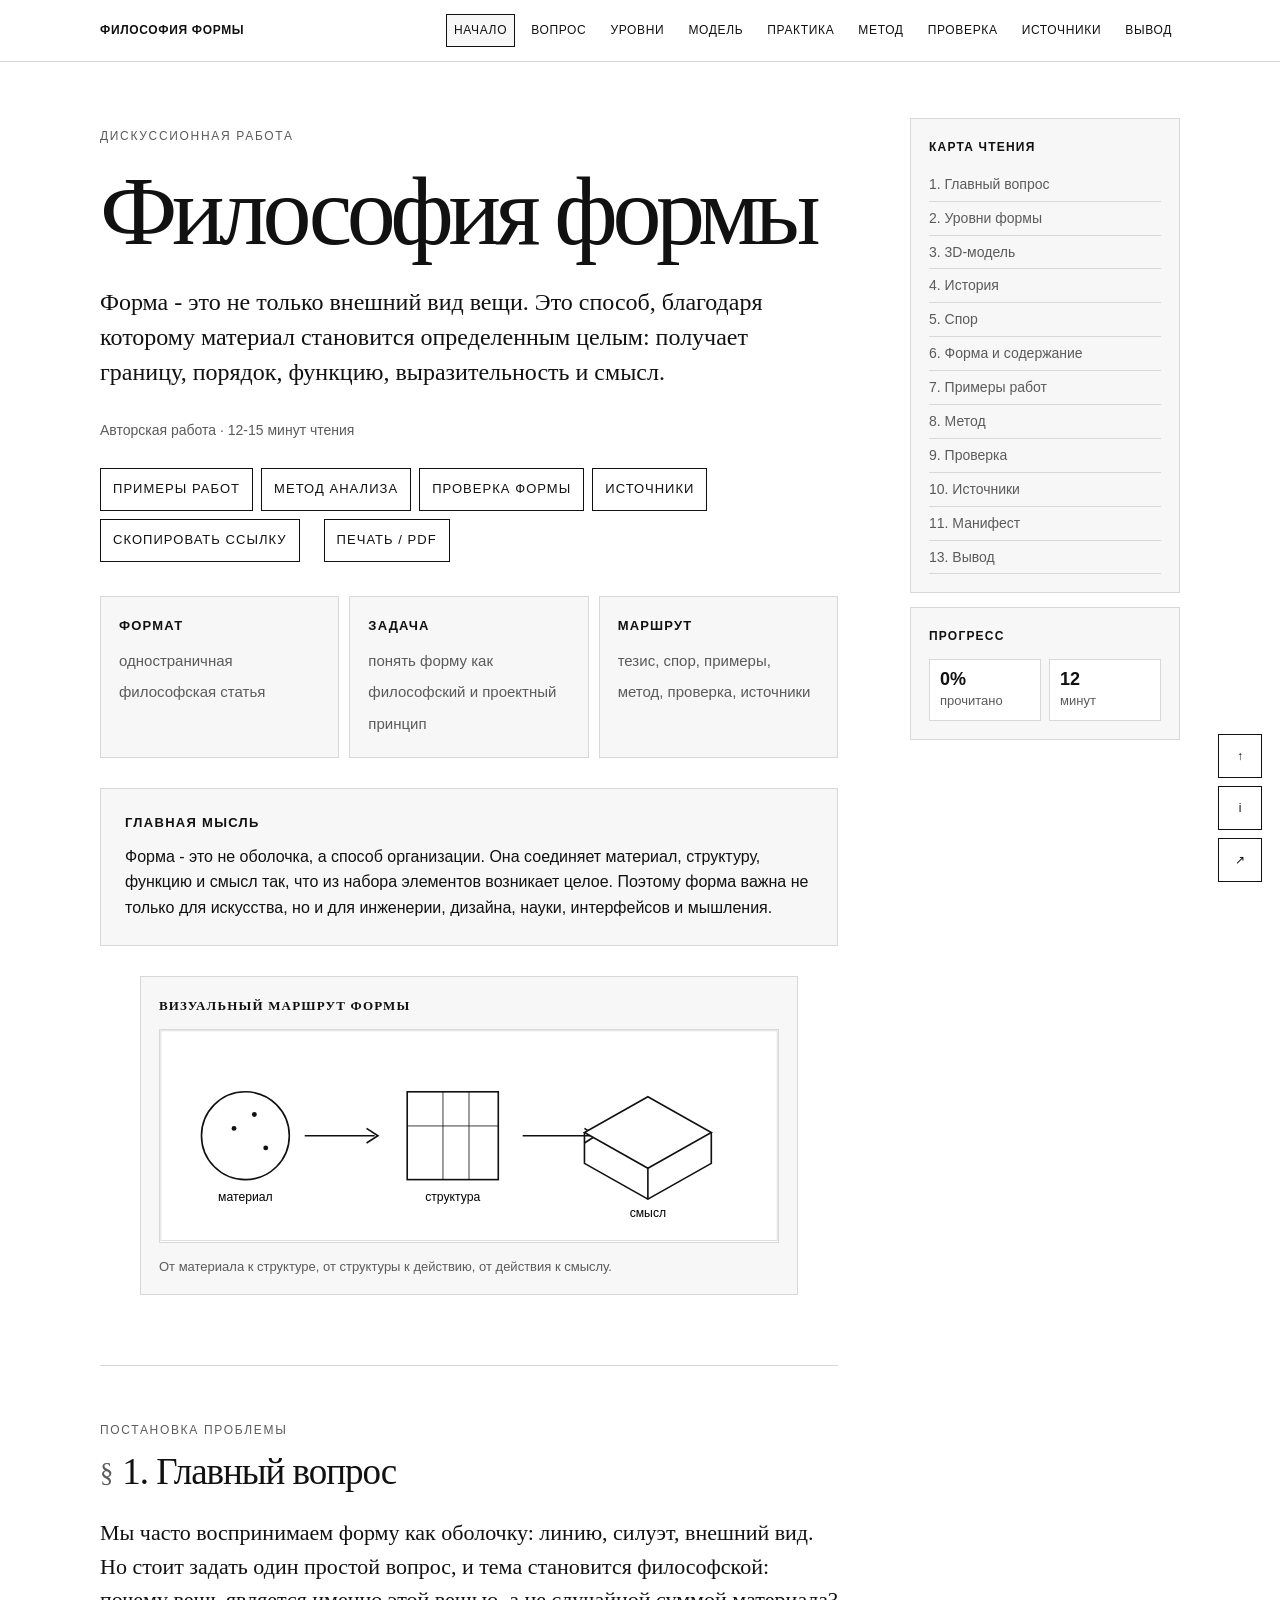
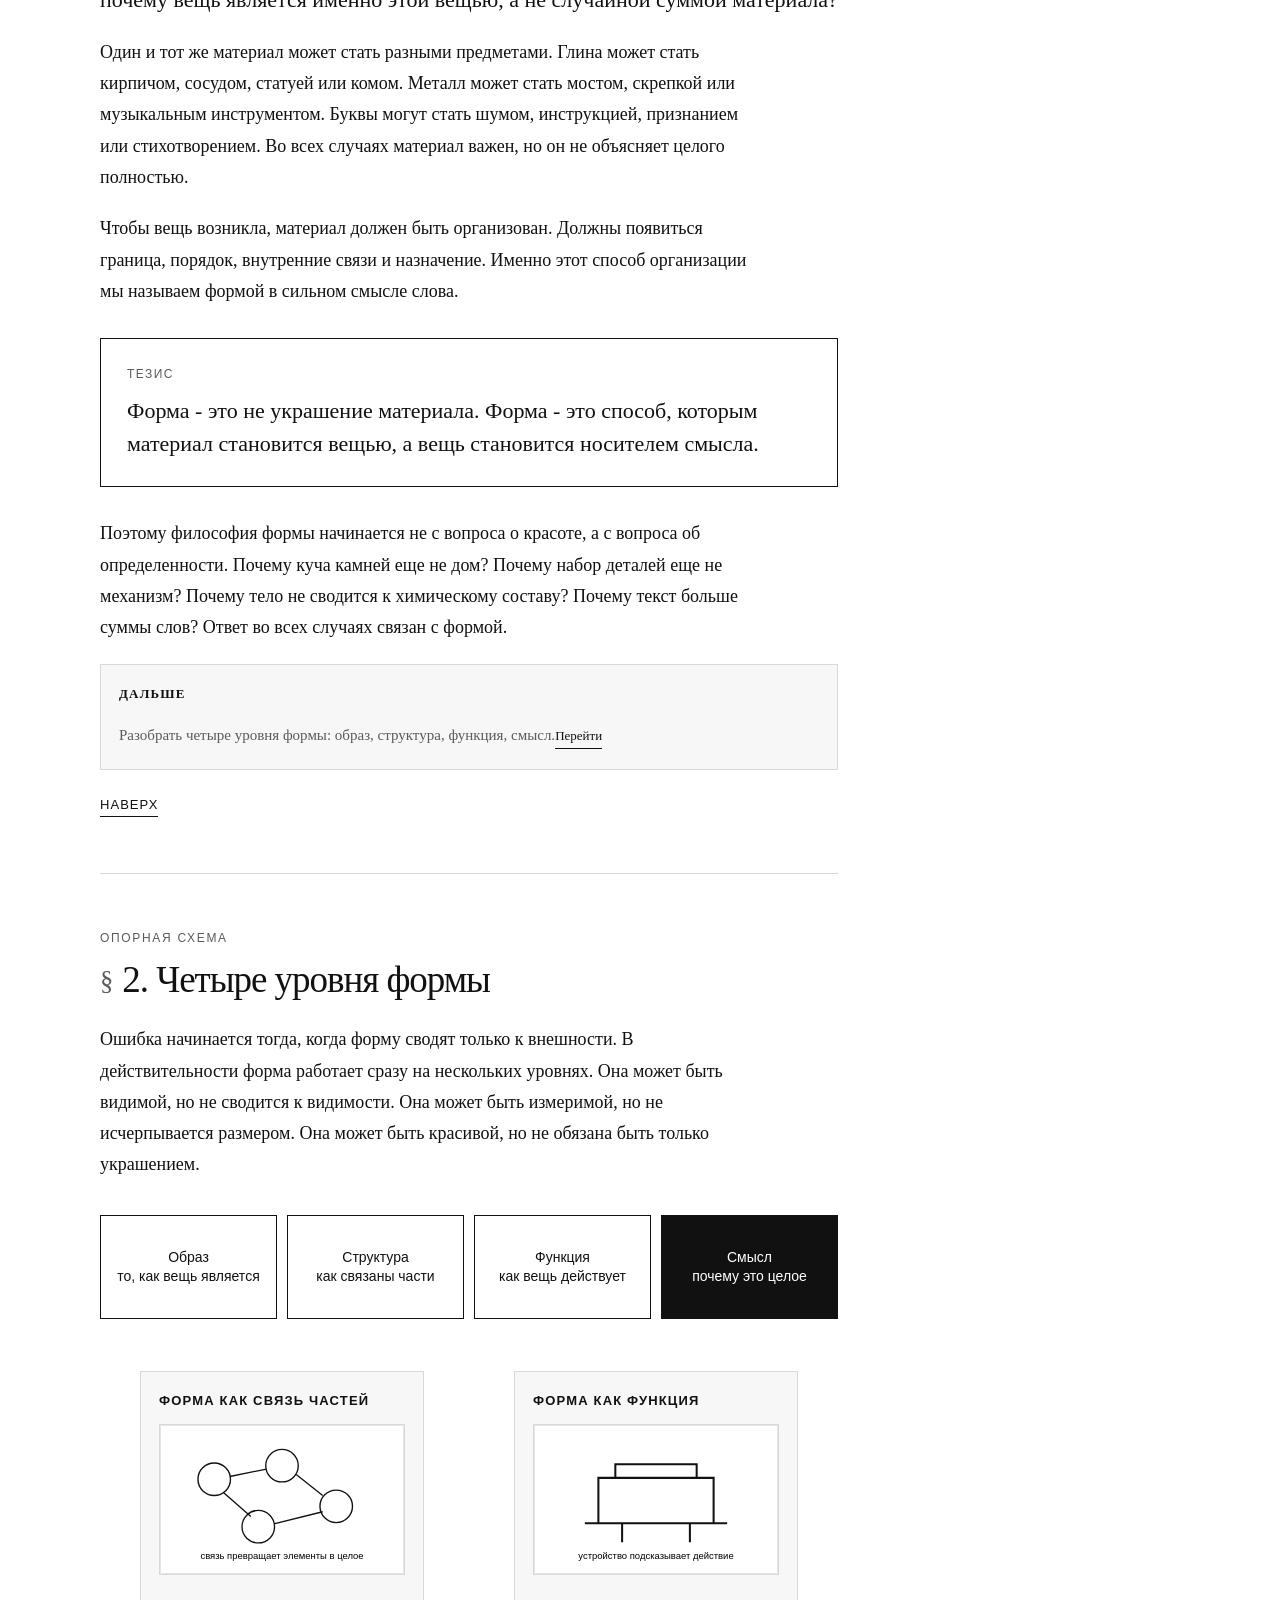
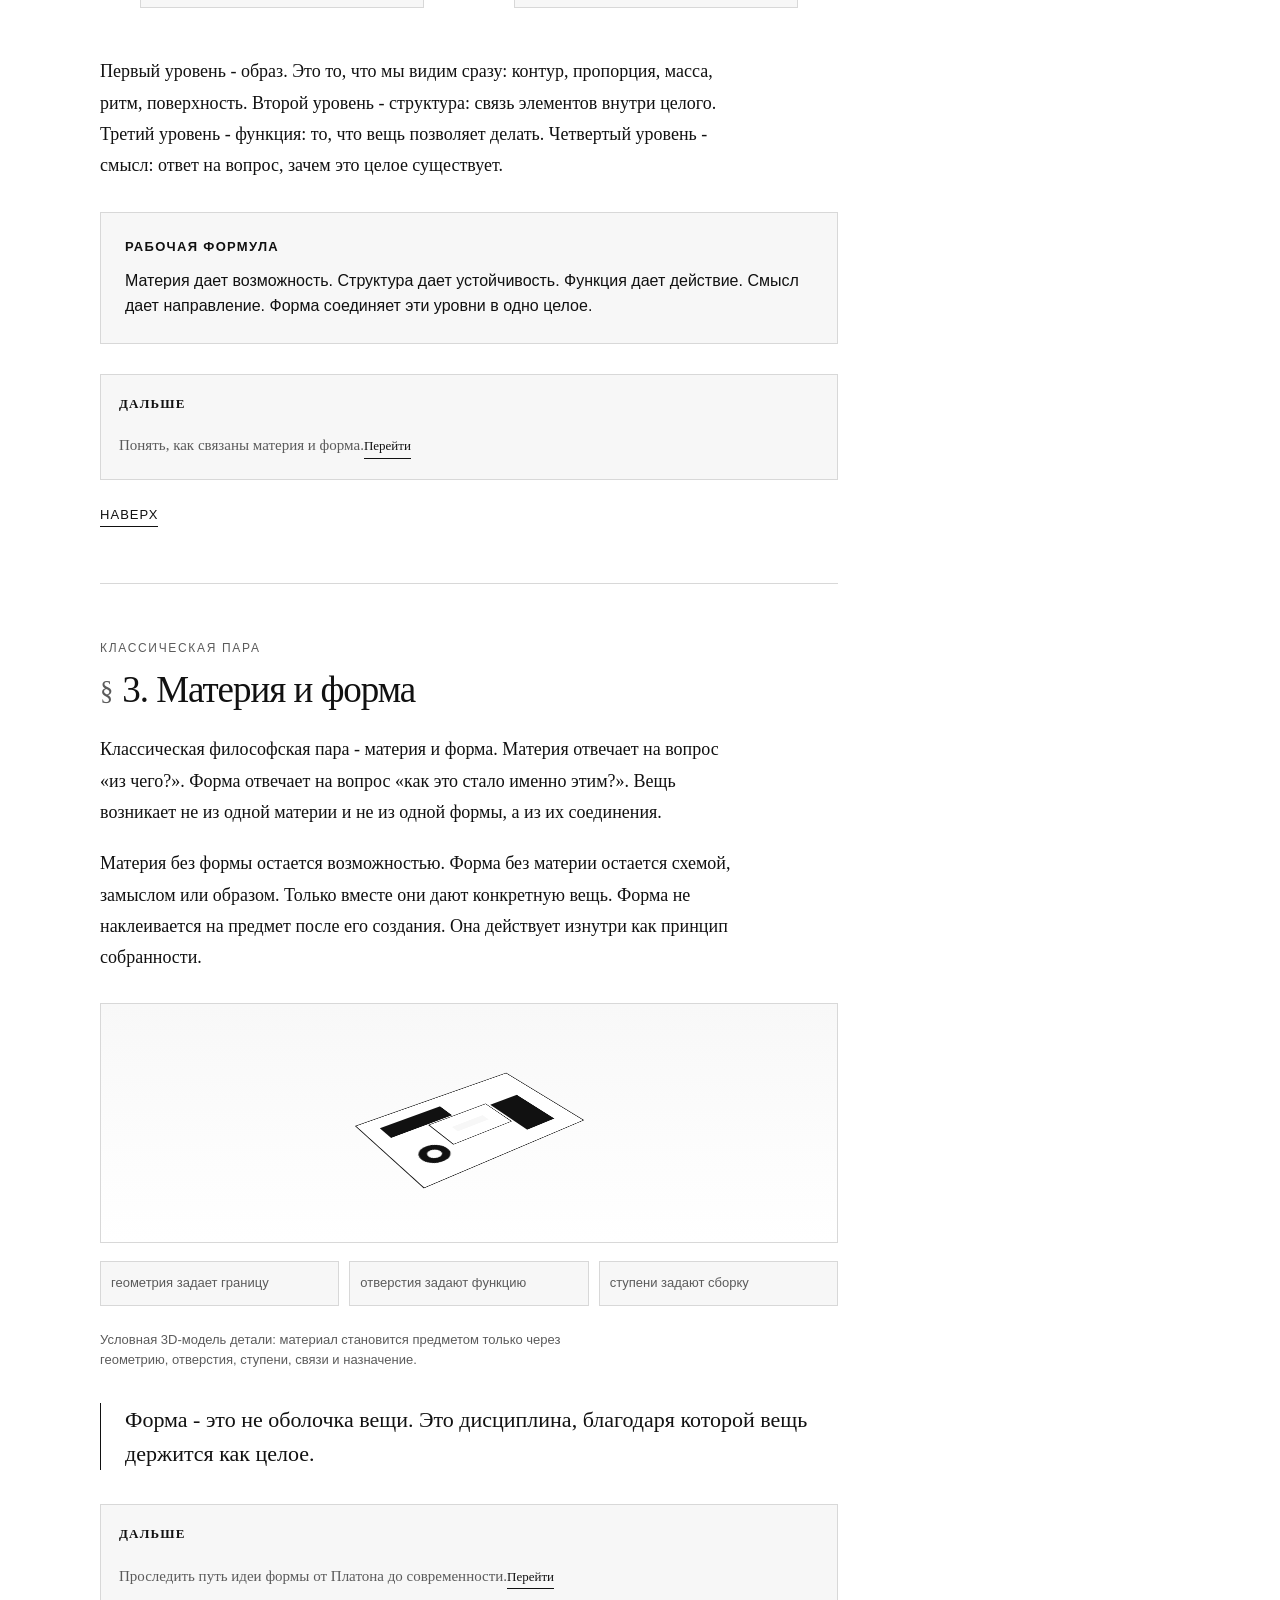
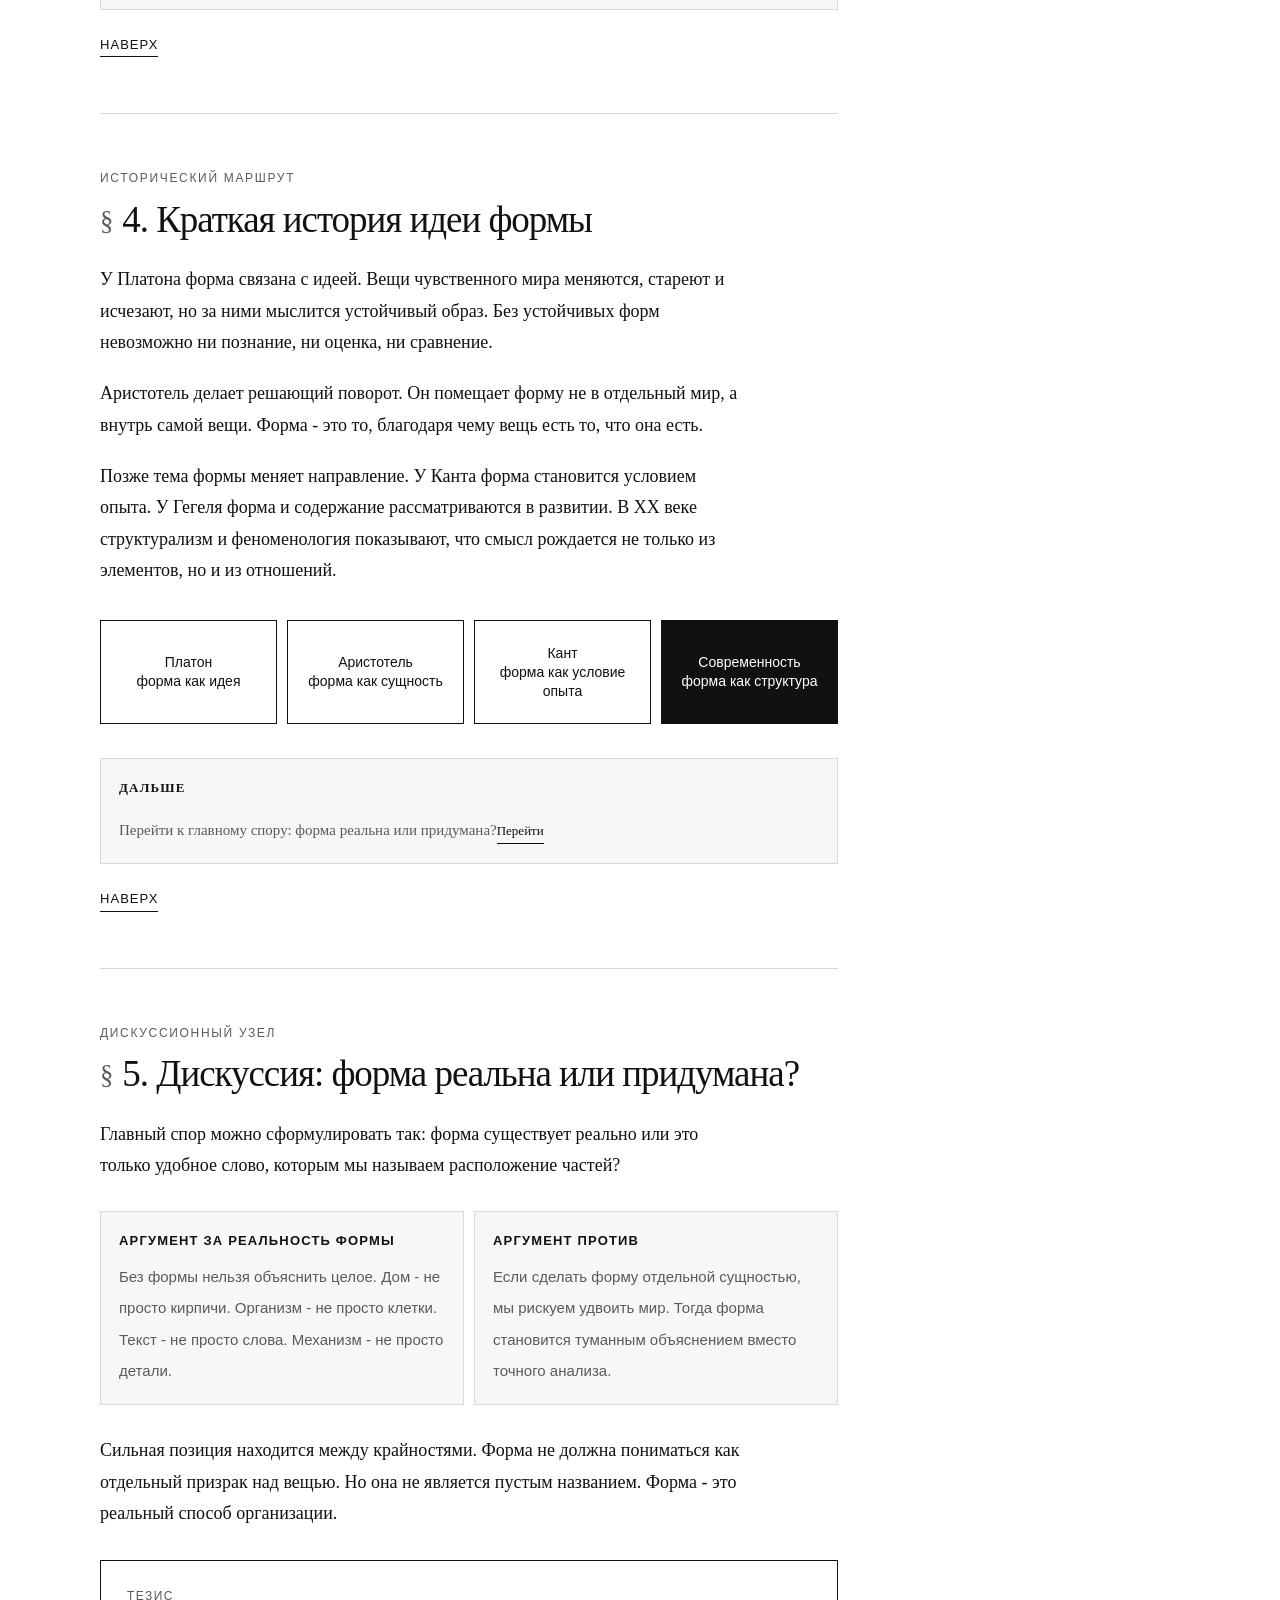
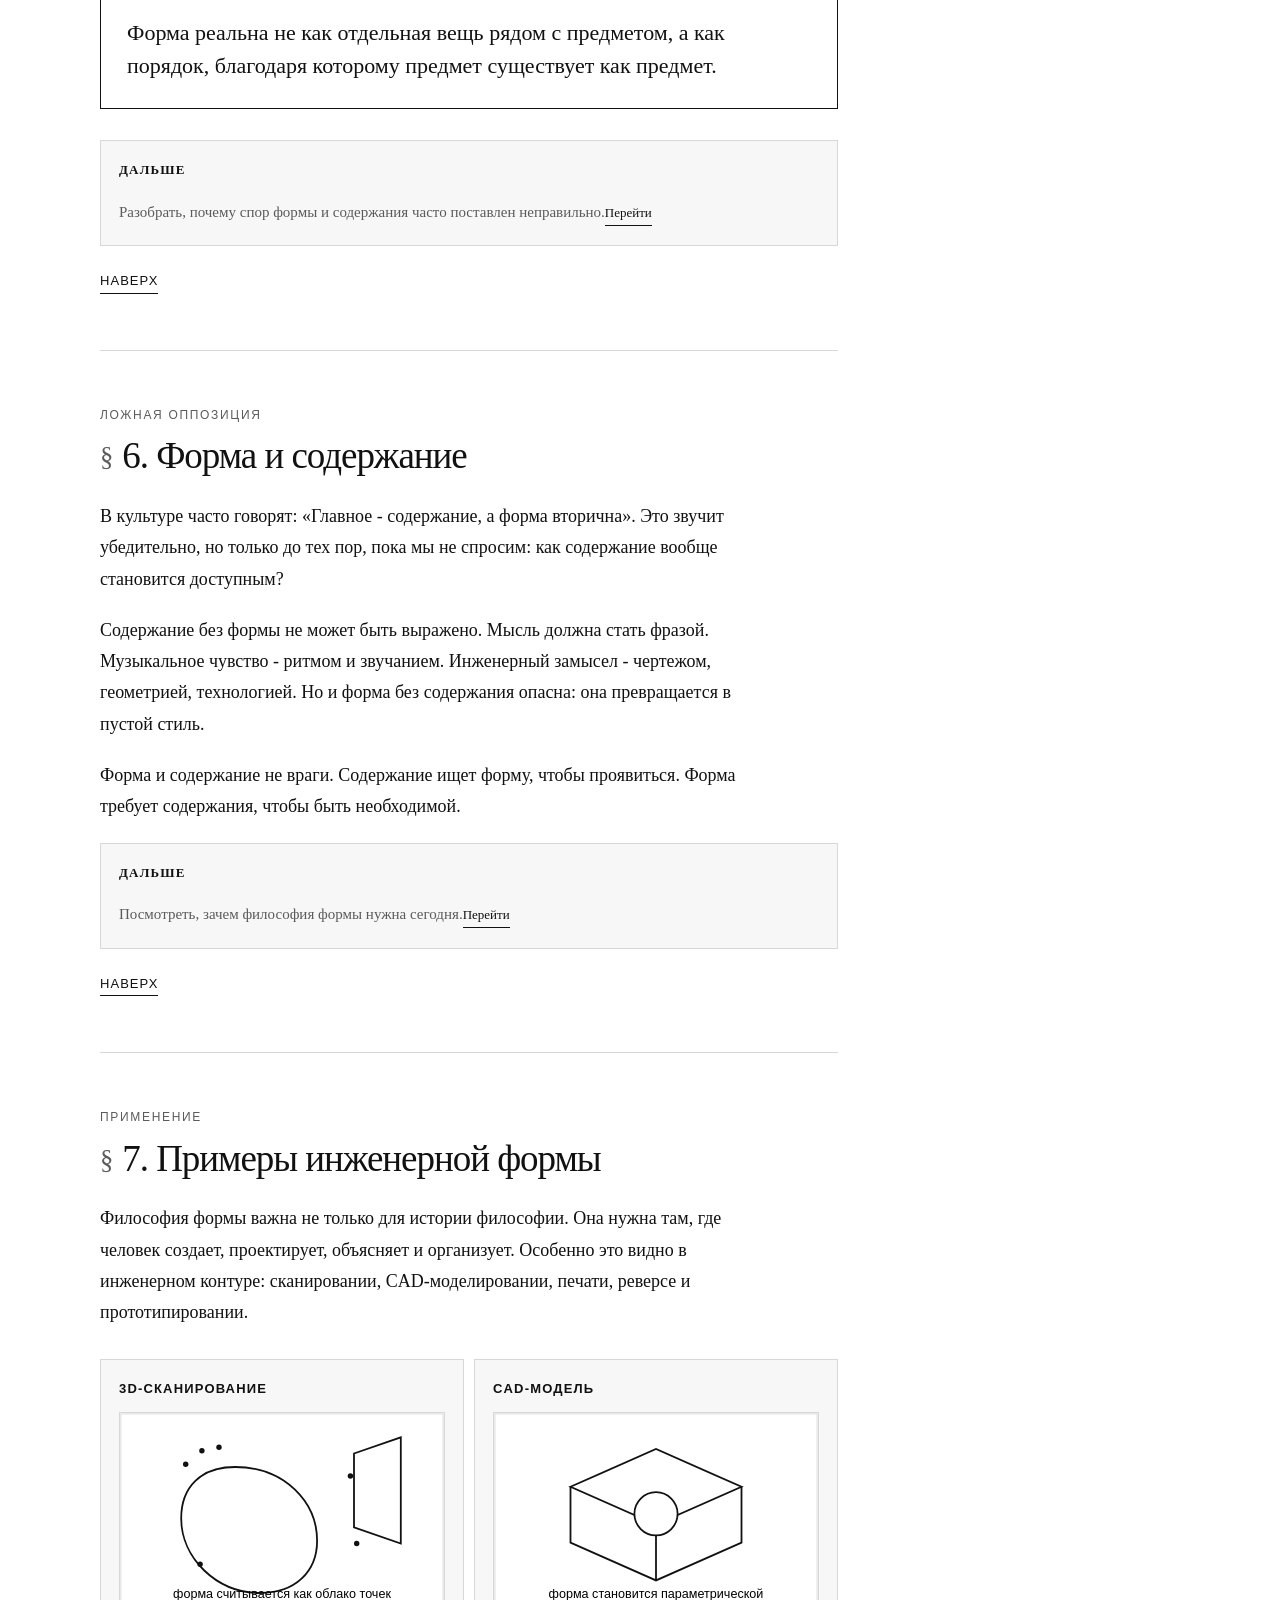
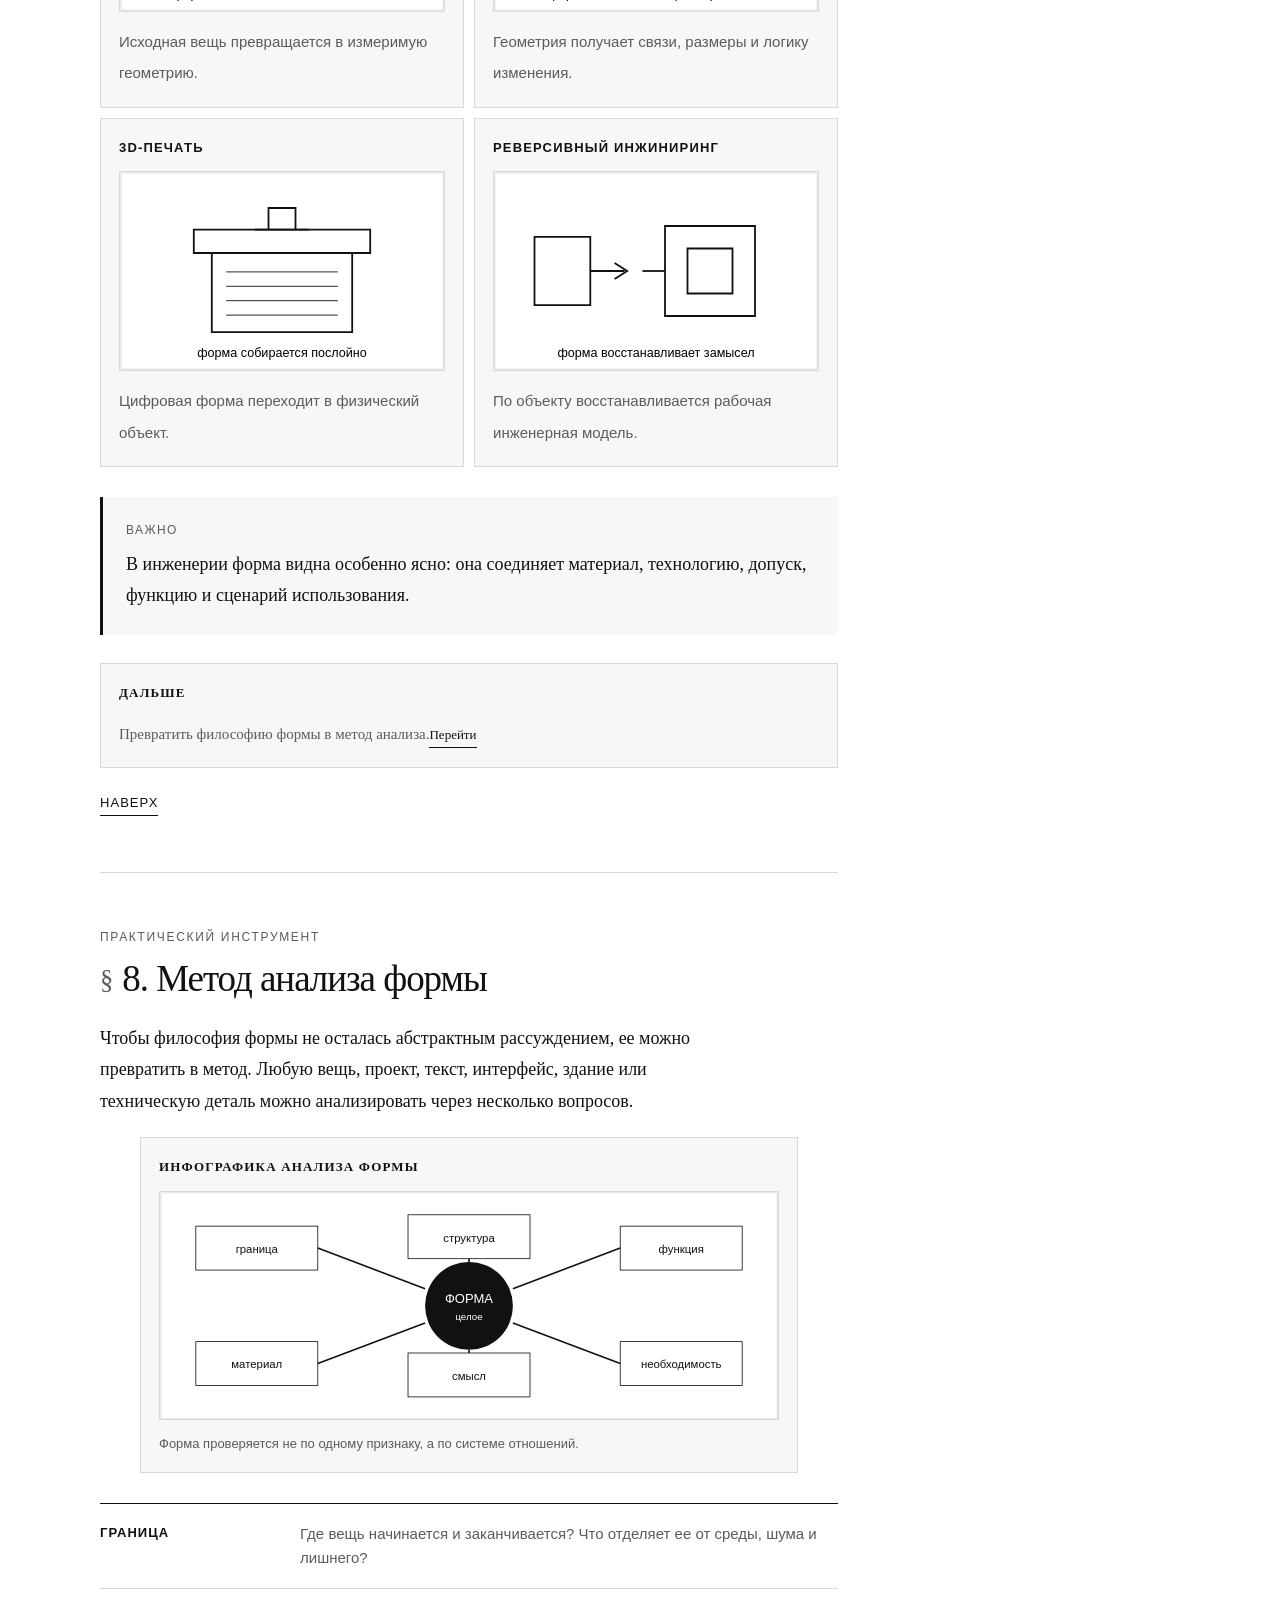
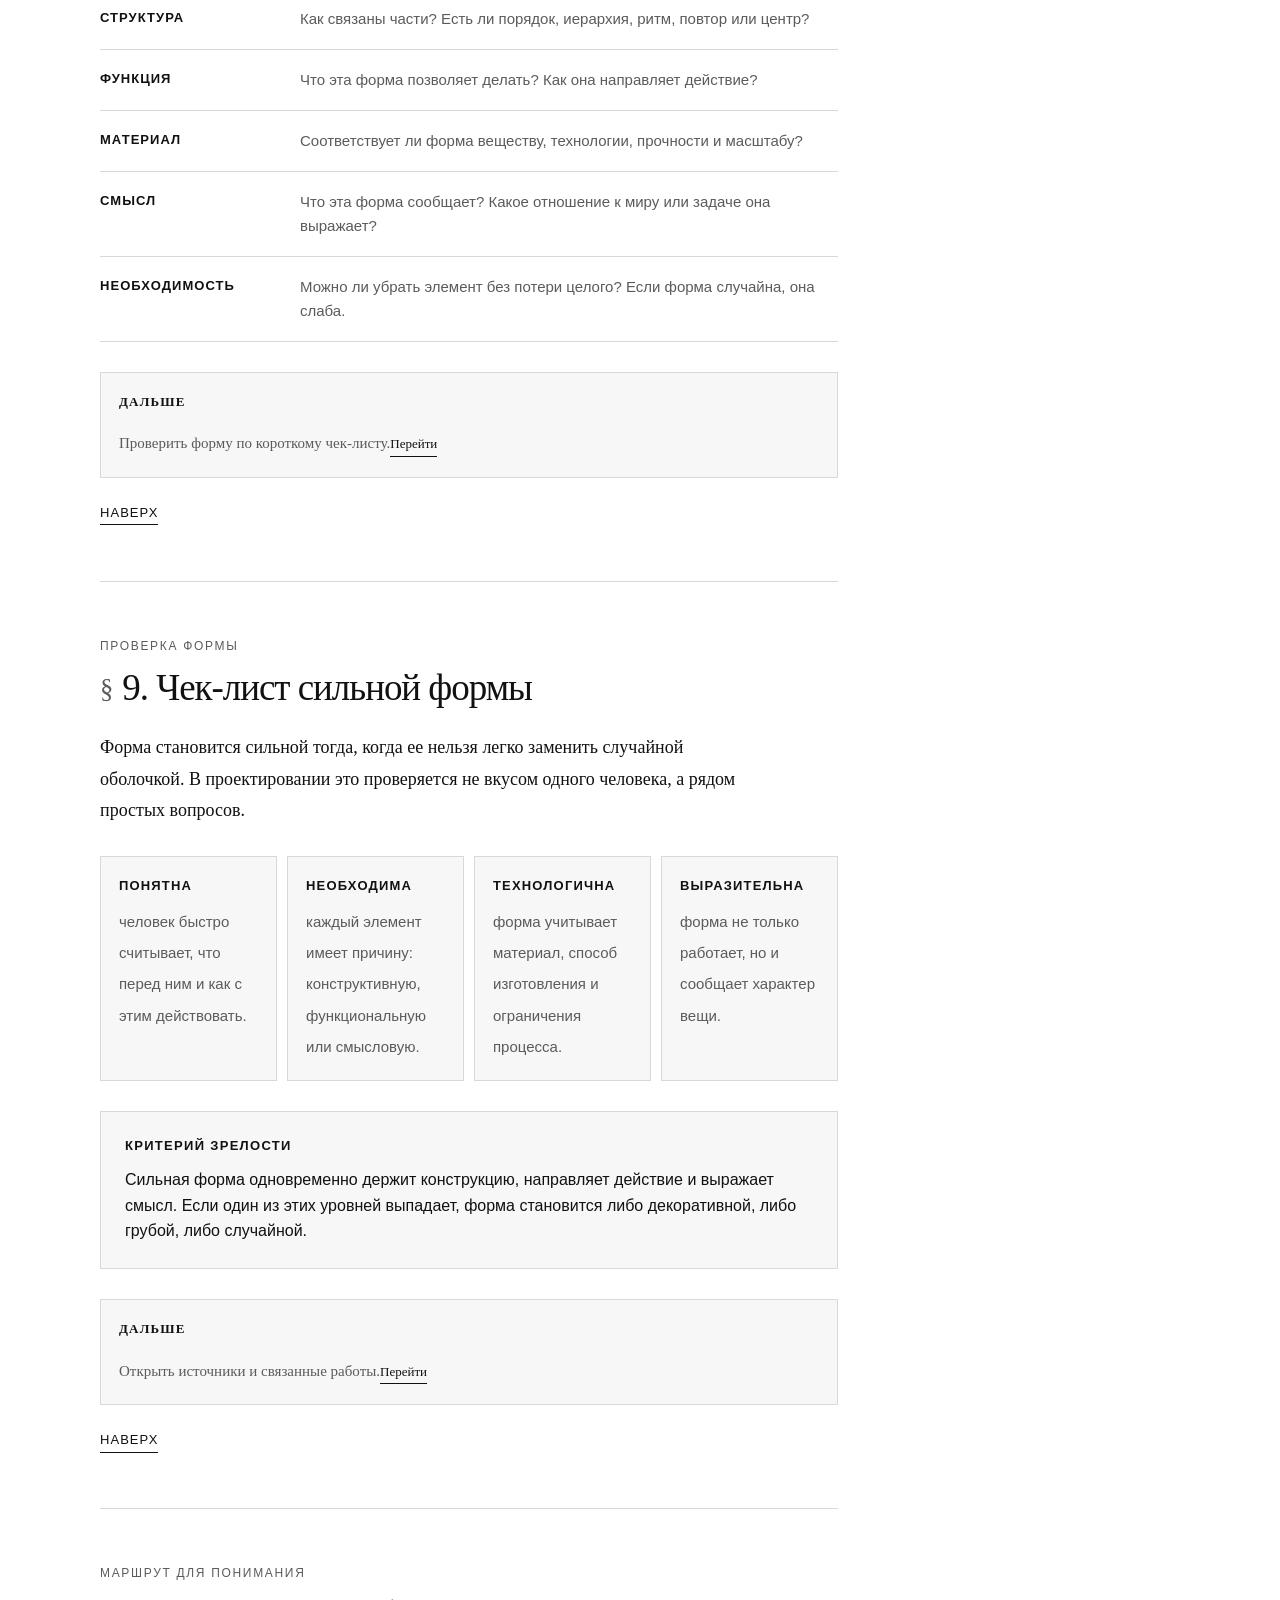
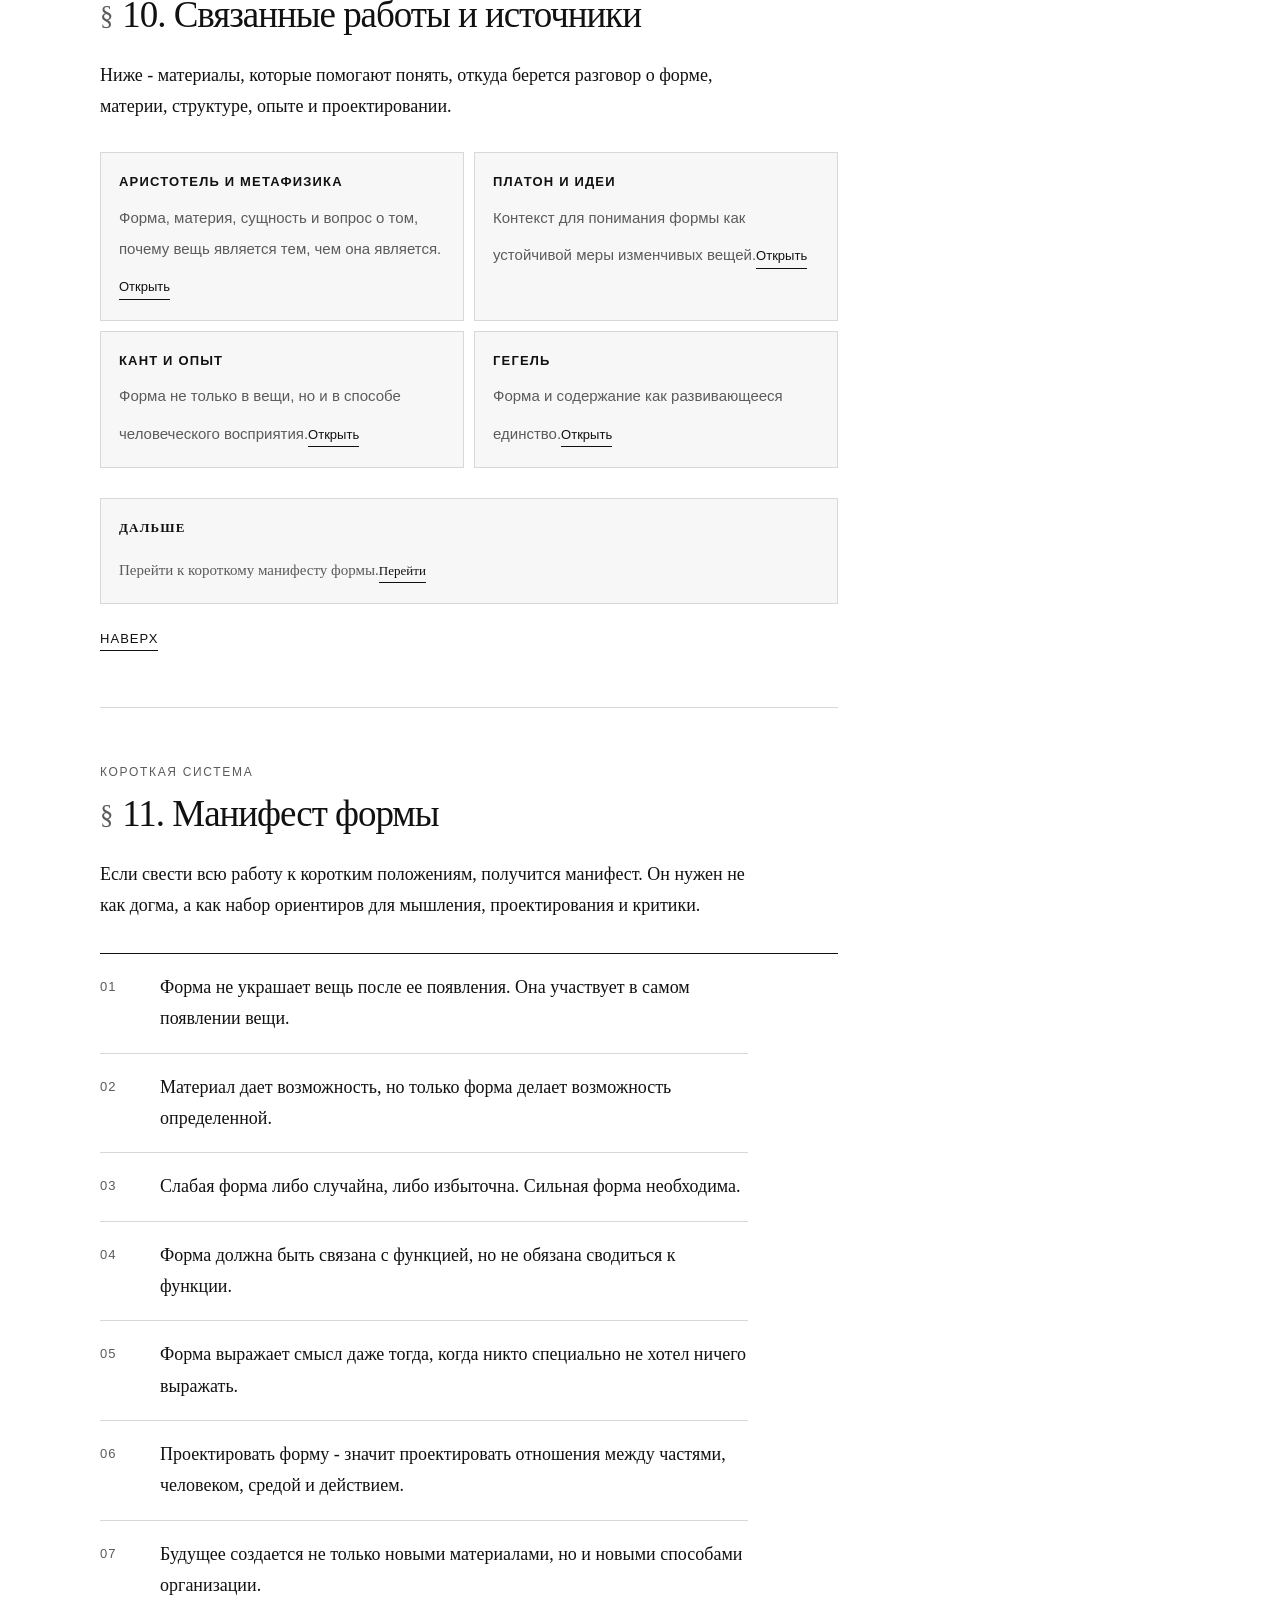
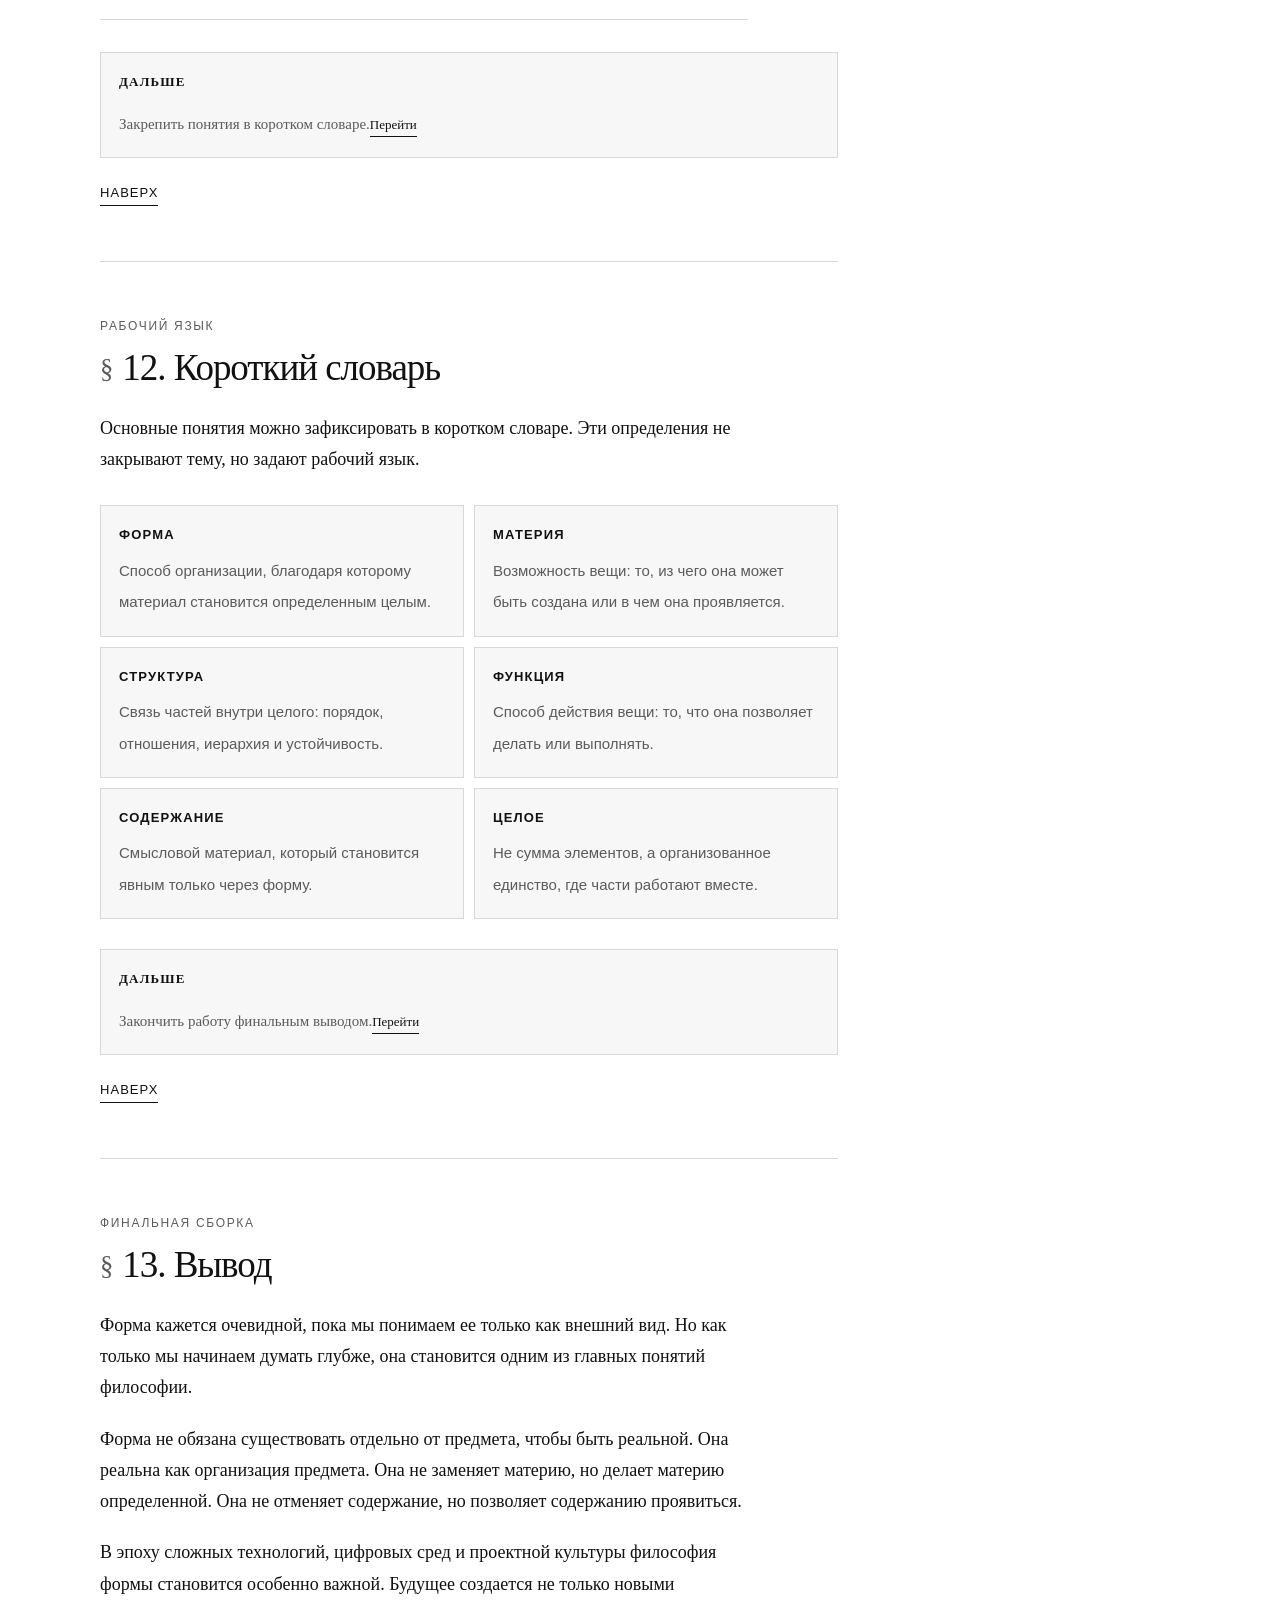
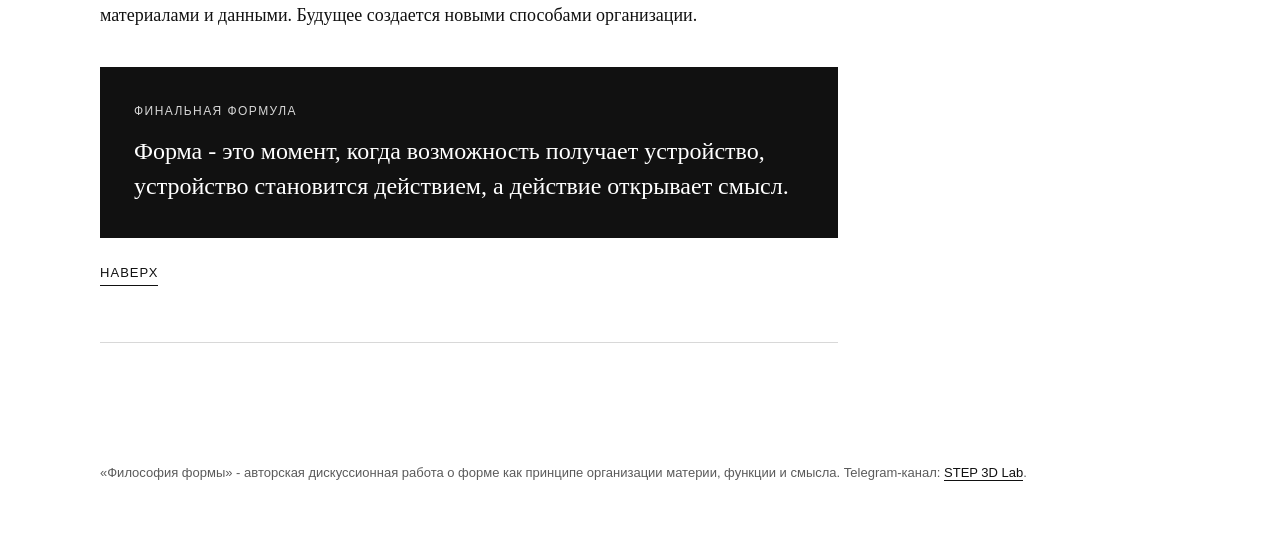
<file: philosophy-form/index.html>
<!DOCTYPE html>
<html lang="ru">
<head>
  <meta charset="UTF-8" />
  <meta name="viewport" content="width=device-width, initial-scale=1.0" />
  <title>Философия формы</title>
  <meta name="description" content="Авторская дискуссионная работа о форме как принципе организации материи, структуры, функции и смысла." />
  <meta property="og:title" content="Философия формы" />
  <meta property="og:description" content="Форма как способ, благодаря которому материал становится целым, функция становится действием, а смысл получает устройство." />
  <meta property="og:type" content="article" />
  <meta name="theme-color" content="#ffffff" />
  <style>
    :root{--bg:#fff;--text:#111;--muted:#5b5b5b;--line:#d8d8d8;--soft:#f7f7f7;--max:1120px;--read:760px;--side:270px}*{box-sizing:border-box}html{scroll-behavior:smooth}body{margin:0;background:var(--bg);color:var(--text);font-family:Georgia,"Times New Roman",serif;font-size:18px;line-height:1.74;text-rendering:optimizeLegibility;-webkit-font-smoothing:antialiased}::selection{background:var(--text);color:var(--bg)}
    .progress{position:fixed;top:0;left:0;width:0;height:3px;background:var(--text);z-index:100}.skip-link{position:absolute;top:-60px;left:20px;padding:10px 14px;background:var(--text);color:var(--bg);font-family:Arial,sans-serif;font-size:14px;text-decoration:none;z-index:200}.skip-link:focus{top:14px}a:focus-visible,button:focus-visible{outline:2px solid var(--text);outline-offset:3px}
    header{position:sticky;top:0;z-index:10;border-bottom:1px solid var(--line);background:rgba(255,255,255,.96);backdrop-filter:blur(8px)}.topbar{max-width:var(--max);margin:0 auto;padding:14px 20px;display:flex;justify-content:space-between;gap:20px;align-items:center;font-family:Arial,sans-serif;font-size:12px;letter-spacing:.055em;text-transform:uppercase}.brand{font-weight:700;white-space:nowrap}nav{display:flex;flex-wrap:wrap;justify-content:flex-end;gap:8px}nav a{color:var(--text);text-decoration:none;border:1px solid transparent;padding:5px 7px}nav a:hover,nav a.active{border-color:var(--text);background:var(--soft)}
    main{max-width:var(--max);margin:0 auto;padding:56px 20px 86px}.layout{display:grid;grid-template-columns:minmax(0,var(--read)) var(--side);gap:72px;align-items:start}article{min-width:0}aside{position:sticky;top:74px;font-family:Arial,sans-serif;font-size:14px}.side-card{border:1px solid var(--line);background:var(--soft);padding:18px;margin-bottom:14px}.side-card b{display:block;margin-bottom:10px;font-size:12px;text-transform:uppercase;letter-spacing:.1em}.side-card a{display:block;color:var(--muted);text-decoration:none;padding:7px 0;border-bottom:1px solid var(--line);line-height:1.35}.side-card a:hover,.side-card a.active{color:var(--text)}.read-meter{display:grid;grid-template-columns:1fr 1fr;gap:8px;margin-top:12px}.read-meter span{border:1px solid var(--line);padding:10px;background:#fff;color:var(--muted);font-size:13px;line-height:1.35}.read-meter strong{display:block;color:var(--text);font-size:18px;line-height:1.1;margin-bottom:2px}
    section{max-width:var(--read);padding:54px 0;border-bottom:1px solid var(--line);scroll-margin-top:84px}.hero{padding-top:8px;padding-bottom:52px}.label,.kicker{margin-bottom:18px;color:var(--muted);font-family:Arial,sans-serif;font-size:12px;text-transform:uppercase;letter-spacing:.14em}.kicker{margin-bottom:10px}h1{margin:0 0 28px;font-size:clamp(46px,8vw,98px);line-height:.94;font-weight:400;letter-spacing:-.055em}h2{max-width:720px;margin:0 0 24px;font-size:37px;line-height:1.12;font-weight:400;letter-spacing:-.028em}h2:before{content:"§";display:inline-block;margin-right:10px;color:var(--muted);font-size:.72em;transform:translateY(-2px)}h3{margin:34px 0 12px;font-family:Arial,sans-serif;font-size:15px;line-height:1.4;text-transform:uppercase;letter-spacing:.1em}p{max-width:72ch;margin:0 0 20px}.subtitle{max-width:780px;margin:0;font-size:24px;line-height:1.46}.meta{margin-top:28px;color:var(--muted);font-family:Arial,sans-serif;font-size:14px}.lead,.thesis,.quote{font-size:22px;line-height:1.52}
    .actions{display:flex;flex-wrap:wrap;gap:8px;margin-top:26px;font-family:Arial,sans-serif}.actions a,.actions button{border:1px solid var(--text);background:#fff;color:var(--text);padding:9px 12px;font:inherit;font-size:13px;text-transform:uppercase;letter-spacing:.08em;text-decoration:none;cursor:pointer}.actions a:hover,.actions button:hover{background:var(--text);color:var(--bg)}#copyStatus{display:inline-block;margin-left:8px;color:var(--muted);font-size:13px;text-transform:none;letter-spacing:0}
    .grid,.cards,.scheme,.glossary,.links,.workgrid,.figgrid,.reviewgrid{display:grid;gap:10px;font-family:Arial,sans-serif}.grid{grid-template-columns:repeat(3,1fr);margin-top:34px}.cards,.glossary,.links,.workgrid,.figgrid{grid-template-columns:1fr 1fr;margin:30px 0}.reviewgrid{grid-template-columns:repeat(4,1fr);margin:30px 0}.grid div,.card,.term,.source,.next,.work,.fig,.review{border:1px solid var(--line);padding:18px;background:var(--soft);transition:transform .18s ease,border-color .18s ease,background .18s ease}.card:hover,.term:hover,.source:hover,.next:hover,.work:hover,.fig:hover,.review:hover{transform:translateY(-2px);border-color:var(--text);background:#fff}.grid b,.card b,.term b,.source b,.next b,.work b,.fig b,.review b{display:block;margin-bottom:8px;color:var(--text);font-size:13px;text-transform:uppercase;letter-spacing:.09em}.grid span,.card span,.term span,.source span,.next span,.work span,.fig span,.review span{color:var(--muted);font-size:15px;line-height:1.55}.source,.next{display:block;color:var(--text);text-decoration:none}.source em,.next em{display:inline-block;margin-top:12px;color:var(--text);font-style:normal;font-size:13px;border-bottom:1px solid var(--text)}
    .box,.formula{margin:30px 0;padding:24px;border:1px solid var(--line);background:var(--soft);font-family:Arial,sans-serif;font-size:16px;line-height:1.6}.box b,.formula strong{display:block;margin-bottom:10px;font-size:13px;text-transform:uppercase;letter-spacing:.1em}.thesis{margin:31px 0;padding:26px;border:1px solid var(--text);background:#fff}.thesis:before{content:"Тезис";display:block;margin-bottom:10px;color:var(--muted);font-family:Arial,sans-serif;font-size:12px;text-transform:uppercase;letter-spacing:.12em}.note{margin:28px 0;padding:23px;background:var(--soft);border-left:3px solid var(--text)}.note:before{content:"Важно";display:block;margin-bottom:8px;color:var(--muted);font-family:Arial,sans-serif;font-size:12px;text-transform:uppercase;letter-spacing:.12em}.quote{margin:34px 0;padding-left:24px;border-left:1px solid var(--text)}
    .scheme{grid-template-columns:repeat(4,1fr);margin:34px 0}.scheme div{min-height:104px;padding:18px 12px;display:flex;align-items:center;justify-content:center;border:1px solid var(--text);text-align:center;font-size:14px;line-height:1.35}.scheme .dark{background:var(--text);color:var(--bg)}.visual{width:100%;height:auto;display:block;margin:12px 0 14px;border:1px solid var(--line);background:#fff}.caption{font-family:Arial,sans-serif;color:var(--muted);font-size:13px;line-height:1.5;margin:8px 0 0}.model3d{perspective:700px;min-height:240px;display:grid;place-items:center;border:1px solid var(--line);background:linear-gradient(0deg,#fff,#f8f8f8);margin:30px 0}.part{width:190px;height:124px;position:relative;transform:rotateX(58deg) rotateZ(-36deg);transform-style:preserve-3d}.part:before,.part:after{content:"";position:absolute;background:#111;border:1px solid #111}.part:before{width:190px;height:124px;background:#fff}.part:after{width:70px;height:42px;left:60px;top:41px;background:#f7f7f7;box-shadow:0 0 0 16px #fff inset}.step{position:absolute;background:#111}.step.a{width:72px;height:22px;left:18px;top:18px}.step.b{width:36px;height:60px;right:20px;bottom:18px}.step.c{width:30px;height:30px;left:22px;bottom:22px;border-radius:50%;background:#fff;border:8px solid #111}.model-labels{display:grid;grid-template-columns:repeat(3,1fr);gap:10px;margin:-12px 0 24px;font-family:Arial,sans-serif}.model-labels span{border:1px solid var(--line);padding:10px;color:var(--muted);font-size:13px;background:var(--soft)}
    .matrix{margin:30px 0;border-top:1px solid var(--text);font-family:Arial,sans-serif}.row{display:grid;grid-template-columns:180px 1fr;gap:20px;padding:18px 0;border-bottom:1px solid var(--line)}.row b{font-size:13px;text-transform:uppercase;letter-spacing:.08em}.row span{color:var(--muted);font-size:15px;line-height:1.6}.manifesto{counter-reset:item;margin:32px 0;border-top:1px solid var(--text)}.manifesto p{counter-increment:item;display:grid;grid-template-columns:44px 1fr;gap:16px;padding:18px 0;margin:0;border-bottom:1px solid var(--line)}.manifesto p:before{content:counter(item,decimal-leading-zero);color:var(--muted);font-family:Arial,sans-serif;font-size:13px;letter-spacing:.08em;padding-top:4px}.final{margin-top:36px;padding:34px;background:var(--text);color:var(--bg)}.final:before{content:"Финальная формула";display:block;margin-bottom:12px;color:#d7d7d7;font-family:Arial,sans-serif;font-size:12px;text-transform:uppercase;letter-spacing:.12em}.final p{margin-bottom:0;font-size:24px;line-height:1.46}.top-link{display:inline-block;margin-top:24px;color:var(--text);font-family:Arial,sans-serif;font-size:13px;text-transform:uppercase;letter-spacing:.08em;text-decoration:none;border-bottom:1px solid var(--text)}
    .floating{position:fixed;right:18px;bottom:18px;display:grid;gap:8px;z-index:20;font-family:Arial,sans-serif}.floating a,.floating button{width:44px;height:44px;border:1px solid var(--text);background:#fff;color:var(--text);display:grid;place-items:center;text-decoration:none;font-size:12px;cursor:pointer}.floating a:hover,.floating button:hover{background:var(--text);color:var(--bg)}footer{max-width:var(--max);margin:0 auto;padding:34px 20px 66px;color:var(--muted);font-family:Arial,sans-serif;font-size:13px;line-height:1.58}footer a{color:var(--text);text-decoration:none;border-bottom:1px solid var(--text)}
    @media(max-width:1080px){.layout{grid-template-columns:1fr;gap:0}aside{display:none}main{max-width:860px}}@media(max-width:860px){.reviewgrid{grid-template-columns:1fr 1fr}}@media(max-width:760px){body{font-size:17px}header{position:static}.topbar{display:block}nav{justify-content:flex-start;margin-top:12px;overflow-x:auto;flex-wrap:nowrap;padding-bottom:4px;scrollbar-width:thin}nav a{white-space:nowrap}main{padding-top:38px}h2{font-size:32px}.subtitle,.lead,.thesis,.quote,.final p{font-size:20px}.scheme,.cards,.glossary,.grid,.links,.workgrid,.figgrid,.reviewgrid,.model-labels{grid-template-columns:1fr}.row,.manifesto p{grid-template-columns:1fr;gap:8px}.floating{right:12px;bottom:12px}.floating a,.floating button{width:40px;height:40px}}
    @media(prefers-reduced-motion:reduce){html{scroll-behavior:auto}*,*:before,*:after{transition:none!important}}@media print{header,aside,.progress,.skip-link,.top-link,.floating,.actions{display:none!important}body{font-size:12pt;line-height:1.55}main{max-width:none;padding:0}.layout{display:block}section{page-break-inside:avoid;border-bottom:1px solid #999}.card,.term,.formula,.box,.note,.thesis,.source,.next,.fig,.work,.review{background:#fff!important}}
  </style>
</head>
<body>
  <div class="progress" id="progress" aria-hidden="true"></div><a class="skip-link" href="#start">Перейти к статье</a>
  <header><div class="topbar"><div class="brand">Философия формы</div><nav aria-label="Навигация"><a href="#start">Начало</a><a href="#question">Вопрос</a><a href="#levels">Уровни</a><a href="#matter">Модель</a><a href="#practice">Практика</a><a href="#method">Метод</a><a href="#check">Проверка</a><a href="#links">Источники</a><a href="#conclusion">Вывод</a></nav></div></header>
  <main><div class="layout"><article>
    <section class="hero" id="start"><div class="label">Дискуссионная работа</div><h1>Философия формы</h1><p class="subtitle">Форма - это не только внешний вид вещи. Это способ, благодаря которому материал становится определенным целым: получает границу, порядок, функцию, выразительность и смысл.</p><div class="meta">Авторская работа · 12-15 минут чтения</div><div class="actions"><a href="#practice">Примеры работ</a><a href="#method">Метод анализа</a><a href="#check">Проверка формы</a><a href="#links">Источники</a><button type="button" id="copyButton">Скопировать ссылку</button><span id="copyStatus" aria-live="polite"></span><button type="button" onclick="window.print()">Печать / PDF</button></div><div class="grid"><div><b>Формат</b><span>одностраничная философская статья</span></div><div><b>Задача</b><span>понять форму как философский и проектный принцип</span></div><div><b>Маршрут</b><span>тезис, спор, примеры, метод, проверка, источники</span></div></div><div class="box"><b>Главная мысль</b>Форма - это не оболочка, а способ организации. Она соединяет материал, структуру, функцию и смысл так, что из набора элементов возникает целое. Поэтому форма важна не только для искусства, но и для инженерии, дизайна, науки, интерфейсов и мышления.</div><figure class="fig"><b>Визуальный маршрут формы</b><svg class="visual" viewBox="0 0 760 260" role="img" aria-label="Схема превращения материала в смысл"><rect x="1" y="1" width="758" height="258" fill="#fff" stroke="#d8d8d8"/><circle cx="105" cy="130" r="54" fill="#fff" stroke="#111" stroke-width="2"/><circle cx="91" cy="121" r="3" fill="#111"/><circle cx="130" cy="145" r="3" fill="#111"/><circle cx="116" cy="104" r="3" fill="#111"/><text x="105" y="210" text-anchor="middle" font-family="Arial" font-size="15">материал</text><path d="M178 130h86" stroke="#111" stroke-width="2"/><path d="M254 121l14 9-14 9" fill="none" stroke="#111" stroke-width="2"/><rect x="304" y="76" width="112" height="108" fill="#fff" stroke="#111" stroke-width="2"/><path d="M304 118h112M348 76v108M380 76v108" stroke="#111"/><text x="360" y="210" text-anchor="middle" font-family="Arial" font-size="15">структура</text><path d="M446 130h86" stroke="#111" stroke-width="2"/><path d="M522 121l14 9-14 9" fill="none" stroke="#111" stroke-width="2"/><path d="M600 82l78 44-78 44-78-44z" fill="#fff" stroke="#111" stroke-width="2"/><path d="M522 126v38l78 44 78-44v-38" fill="none" stroke="#111" stroke-width="2"/><path d="M600 170v38" stroke="#111" stroke-width="2"/><text x="600" y="230" text-anchor="middle" font-family="Arial" font-size="15">смысл</text></svg><figcaption class="caption">От материала к структуре, от структуры к действию, от действия к смыслу.</figcaption></figure></section>
    <section id="question" tabindex="-1"><div class="kicker">Постановка проблемы</div><h2>1. Главный вопрос</h2><p class="lead">Мы часто воспринимаем форму как оболочку: линию, силуэт, внешний вид. Но стоит задать один простой вопрос, и тема становится философской: почему вещь является именно этой вещью, а не случайной суммой материала?</p><p>Один и тот же материал может стать разными предметами. Глина может стать кирпичом, сосудом, статуей или комом. Металл может стать мостом, скрепкой или музыкальным инструментом. Буквы могут стать шумом, инструкцией, признанием или стихотворением. Во всех случаях материал важен, но он не объясняет целого полностью.</p><p>Чтобы вещь возникла, материал должен быть организован. Должны появиться граница, порядок, внутренние связи и назначение. Именно этот способ организации мы называем формой в сильном смысле слова.</p><div class="thesis">Форма - это не украшение материала. Форма - это способ, которым материал становится вещью, а вещь становится носителем смысла.</div><p>Поэтому философия формы начинается не с вопроса о красоте, а с вопроса об определенности. Почему куча камней еще не дом? Почему набор деталей еще не механизм? Почему тело не сводится к химическому составу? Почему текст больше суммы слов? Ответ во всех случаях связан с формой.</p><a class="next" href="#levels"><b>Дальше</b><span>Разобрать четыре уровня формы: образ, структура, функция, смысл.</span><em>Перейти</em></a><a class="top-link" href="#start">Наверх</a></section>
    <section id="levels" tabindex="-1"><div class="kicker">Опорная схема</div><h2>2. Четыре уровня формы</h2><p>Ошибка начинается тогда, когда форму сводят только к внешности. В действительности форма работает сразу на нескольких уровнях. Она может быть видимой, но не сводится к видимости. Она может быть измеримой, но не исчерпывается размером. Она может быть красивой, но не обязана быть только украшением.</p><div class="scheme"><div>Образ<br>то, как вещь является</div><div>Структура<br>как связаны части</div><div>Функция<br>как вещь действует</div><div class="dark">Смысл<br>почему это целое</div></div><div class="figgrid"><figure class="fig"><b>Форма как связь частей</b><svg class="visual" viewBox="0 0 360 220"><rect x="1" y="1" width="358" height="218" fill="#fff" stroke="#d8d8d8"/><circle cx="80" cy="80" r="24" fill="#fff" stroke="#111" stroke-width="2"/><circle cx="180" cy="60" r="24" fill="#fff" stroke="#111" stroke-width="2"/><circle cx="260" cy="120" r="24" fill="#fff" stroke="#111" stroke-width="2"/><circle cx="145" cy="150" r="24" fill="#fff" stroke="#111" stroke-width="2"/><path d="M103 76l54-11M201 73l39 31M240 128l-72 18M134 135L94 100" stroke="#111" stroke-width="2"/><text x="180" y="198" text-anchor="middle" font-family="Arial" font-size="14">связь превращает элементы в целое</text></svg></figure><figure class="fig"><b>Форма как функция</b><svg class="visual" viewBox="0 0 360 220"><rect x="1" y="1" width="358" height="218" fill="#fff" stroke="#d8d8d8"/><path d="M75 145h210M95 145V78h170v67M120 78v-20h120v20" fill="none" stroke="#111" stroke-width="3"/><path d="M130 145v28M230 145v28" stroke="#111" stroke-width="3"/><text x="180" y="198" text-anchor="middle" font-family="Arial" font-size="14">устройство подсказывает действие</text></svg></figure></div><p>Первый уровень - образ. Это то, что мы видим сразу: контур, пропорция, масса, ритм, поверхность. Второй уровень - структура: связь элементов внутри целого. Третий уровень - функция: то, что вещь позволяет делать. Четвертый уровень - смысл: ответ на вопрос, зачем это целое существует.</p><div class="formula"><strong>Рабочая формула</strong>Материя дает возможность. Структура дает устойчивость. Функция дает действие. Смысл дает направление. Форма соединяет эти уровни в одно целое.</div><a class="next" href="#matter"><b>Дальше</b><span>Понять, как связаны материя и форма.</span><em>Перейти</em></a><a class="top-link" href="#start">Наверх</a></section>
    <section id="matter"><div class="kicker">Классическая пара</div><h2>3. Материя и форма</h2><p>Классическая философская пара - материя и форма. Материя отвечает на вопрос «из чего?». Форма отвечает на вопрос «как это стало именно этим?». Вещь возникает не из одной материи и не из одной формы, а из их соединения.</p><p>Материя без формы остается возможностью. Форма без материи остается схемой, замыслом или образом. Только вместе они дают конкретную вещь. Форма не наклеивается на предмет после его создания. Она действует изнутри как принцип собранности.</p><div class="model3d" aria-label="Условная 3D-модель детали"><div class="part"><span class="step a"></span><span class="step b"></span><span class="step c"></span></div></div><div class="model-labels"><span>геометрия задает границу</span><span>отверстия задают функцию</span><span>ступени задают сборку</span></div><p class="caption">Условная 3D-модель детали: материал становится предметом только через геометрию, отверстия, ступени, связи и назначение.</p><div class="quote">Форма - это не оболочка вещи. Это дисциплина, благодаря которой вещь держится как целое.</div><a class="next" href="#history"><b>Дальше</b><span>Проследить путь идеи формы от Платона до современности.</span><em>Перейти</em></a><a class="top-link" href="#start">Наверх</a></section>
    <section id="history" tabindex="-1"><div class="kicker">Исторический маршрут</div><h2>4. Краткая история идеи формы</h2><p>У Платона форма связана с идеей. Вещи чувственного мира меняются, стареют и исчезают, но за ними мыслится устойчивый образ. Без устойчивых форм невозможно ни познание, ни оценка, ни сравнение.</p><p>Аристотель делает решающий поворот. Он помещает форму не в отдельный мир, а внутрь самой вещи. Форма - это то, благодаря чему вещь есть то, что она есть.</p><p>Позже тема формы меняет направление. У Канта форма становится условием опыта. У Гегеля форма и содержание рассматриваются в развитии. В XX веке структурализм и феноменология показывают, что смысл рождается не только из элементов, но и из отношений.</p><div class="scheme"><div>Платон<br>форма как идея</div><div>Аристотель<br>форма как сущность</div><div>Кант<br>форма как условие опыта</div><div class="dark">Современность<br>форма как структура</div></div><a class="next" href="#debate"><b>Дальше</b><span>Перейти к главному спору: форма реальна или придумана?</span><em>Перейти</em></a><a class="top-link" href="#start">Наверх</a></section>
    <section id="debate" tabindex="-1"><div class="kicker">Дискуссионный узел</div><h2>5. Дискуссия: форма реальна или придумана?</h2><p>Главный спор можно сформулировать так: форма существует реально или это только удобное слово, которым мы называем расположение частей?</p><div class="cards"><div class="card"><b>Аргумент за реальность формы</b><span>Без формы нельзя объяснить целое. Дом - не просто кирпичи. Организм - не просто клетки. Текст - не просто слова. Механизм - не просто детали.</span></div><div class="card"><b>Аргумент против</b><span>Если сделать форму отдельной сущностью, мы рискуем удвоить мир. Тогда форма становится туманным объяснением вместо точного анализа.</span></div></div><p>Сильная позиция находится между крайностями. Форма не должна пониматься как отдельный призрак над вещью. Но она не является пустым названием. Форма - это реальный способ организации.</p><div class="thesis">Форма реальна не как отдельная вещь рядом с предметом, а как порядок, благодаря которому предмет существует как предмет.</div><a class="next" href="#content"><b>Дальше</b><span>Разобрать, почему спор формы и содержания часто поставлен неправильно.</span><em>Перейти</em></a><a class="top-link" href="#start">Наверх</a></section>
    <section id="content"><div class="kicker">Ложная оппозиция</div><h2>6. Форма и содержание</h2><p>В культуре часто говорят: «Главное - содержание, а форма вторична». Это звучит убедительно, но только до тех пор, пока мы не спросим: как содержание вообще становится доступным?</p><p>Содержание без формы не может быть выражено. Мысль должна стать фразой. Музыкальное чувство - ритмом и звучанием. Инженерный замысел - чертежом, геометрией, технологией. Но и форма без содержания опасна: она превращается в пустой стиль.</p><p>Форма и содержание не враги. Содержание ищет форму, чтобы проявиться. Форма требует содержания, чтобы быть необходимой.</p><a class="next" href="#practice"><b>Дальше</b><span>Посмотреть, зачем философия формы нужна сегодня.</span><em>Перейти</em></a><a class="top-link" href="#start">Наверх</a></section>
    <section id="practice" tabindex="-1"><div class="kicker">Применение</div><h2>7. Примеры инженерной формы</h2><p>Философия формы важна не только для истории философии. Она нужна там, где человек создает, проектирует, объясняет и организует. Особенно это видно в инженерном контуре: сканировании, CAD-моделировании, печати, реверсе и прототипировании.</p><div class="workgrid"><article class="work"><b>3D-сканирование</b><svg class="visual" viewBox="0 0 360 220"><rect x="1" y="1" width="358" height="218" fill="#fff" stroke="#d8d8d8"/><path d="M128 60c55 0 91 39 91 82 0 35-25 58-63 58-49 0-88-39-88-83 0-35 22-57 60-57z" fill="#fff" stroke="#111" stroke-width="2"/><g fill="#111"><circle cx="73" cy="57" r="3"/><circle cx="91" cy="42" r="3"/><circle cx="110" cy="38" r="3"/><circle cx="256" cy="70" r="3"/><circle cx="280" cy="98" r="3"/><circle cx="263" cy="145" r="3"/><circle cx="89" cy="168" r="3"/></g><path d="M260 45l52-18v118l-52-18z" fill="#fff" stroke="#111" stroke-width="2"/><text x="180" y="205" text-anchor="middle" font-family="Arial" font-size="14">форма считывается как облако точек</text></svg><span>Исходная вещь превращается в измеримую геометрию.</span></article><article class="work"><b>CAD-модель</b><svg class="visual" viewBox="0 0 360 220"><rect x="1" y="1" width="358" height="218" fill="#fff" stroke="#d8d8d8"/><path d="M85 82l95-42 95 42-95 42z" fill="#fff" stroke="#111" stroke-width="2"/><path d="M85 82v62l95 42 95-42V82" fill="none" stroke="#111" stroke-width="2"/><path d="M180 124v62" stroke="#111" stroke-width="2"/><circle cx="180" cy="112" r="24" fill="#fff" stroke="#111" stroke-width="2"/><text x="180" y="205" text-anchor="middle" font-family="Arial" font-size="14">форма становится параметрической</text></svg><span>Геометрия получает связи, размеры и логику изменения.</span></article><article class="work"><b>3D-печать</b><svg class="visual" viewBox="0 0 360 220"><rect x="1" y="1" width="358" height="218" fill="#fff" stroke="#d8d8d8"/><path d="M82 64h196v26H82zM102 90h156v88H102z" fill="#fff" stroke="#111" stroke-width="2"/><path d="M118 111h124M118 127h124M118 143h124M118 159h124" stroke="#111"/><path d="M165 40h30v24h-30zM150 64h60" stroke="#111" stroke-width="2" fill="none"/><text x="180" y="205" text-anchor="middle" font-family="Arial" font-size="14">форма собирается послойно</text></svg><span>Цифровая форма переходит в физический объект.</span></article><article class="work"><b>Реверсивный инжиниринг</b><svg class="visual" viewBox="0 0 360 220"><rect x="1" y="1" width="358" height="218" fill="#fff" stroke="#d8d8d8"/><path d="M55 110h90" stroke="#111" stroke-width="2"/><path d="M134 101l14 9-14 9" fill="none" stroke="#111" stroke-width="2"/><path d="M45 72h62v76H45z" fill="#fff" stroke="#111" stroke-width="2"/><path d="M190 60h100v100H190zM215 85h50v50h-50z" fill="#fff" stroke="#111" stroke-width="2"/><path d="M165 110h25" stroke="#111" stroke-width="2"/><text x="180" y="205" text-anchor="middle" font-family="Arial" font-size="14">форма восстанавливает замысел</text></svg><span>По объекту восстанавливается рабочая инженерная модель.</span></article></div><div class="note">В инженерии форма видна особенно ясно: она соединяет материал, технологию, допуск, функцию и сценарий использования.</div><a class="next" href="#method"><b>Дальше</b><span>Превратить философию формы в метод анализа.</span><em>Перейти</em></a><a class="top-link" href="#start">Наверх</a></section>
    <section id="method" tabindex="-1"><div class="kicker">Практический инструмент</div><h2>8. Метод анализа формы</h2><p>Чтобы философия формы не осталась абстрактным рассуждением, ее можно превратить в метод. Любую вещь, проект, текст, интерфейс, здание или техническую деталь можно анализировать через несколько вопросов.</p><figure class="fig"><b>Инфографика анализа формы</b><svg class="visual" viewBox="0 0 760 280"><rect x="1" y="1" width="758" height="278" fill="#fff" stroke="#d8d8d8"/><circle cx="380" cy="140" r="54" fill="#111"/><text x="380" y="136" text-anchor="middle" font-family="Arial" font-size="16" fill="#fff">ФОРМА</text><text x="380" y="158" text-anchor="middle" font-family="Arial" font-size="12" fill="#fff">целое</text><g font-family="Arial" font-size="14" fill="#111" stroke="#111"><rect x="44" y="42" width="150" height="54" fill="#fff"/><text x="119" y="75" text-anchor="middle" stroke="none">граница</text><rect x="305" y="28" width="150" height="54" fill="#fff"/><text x="380" y="61" text-anchor="middle" stroke="none">структура</text><rect x="566" y="42" width="150" height="54" fill="#fff"/><text x="641" y="75" text-anchor="middle" stroke="none">функция</text><rect x="44" y="184" width="150" height="54" fill="#fff"/><text x="119" y="217" text-anchor="middle" stroke="none">материал</text><rect x="305" y="198" width="150" height="54" fill="#fff"/><text x="380" y="231" text-anchor="middle" stroke="none">смысл</text><rect x="566" y="184" width="150" height="54" fill="#fff"/><text x="641" y="217" text-anchor="middle" stroke="none">необходимость</text></g><path d="M194 69l132 50M380 82v4M566 69l-132 50M194 211l132-50M380 198v-4M566 211l-132-50" stroke="#111" stroke-width="2" fill="none"/></svg><figcaption class="caption">Форма проверяется не по одному признаку, а по системе отношений.</figcaption></figure><div class="matrix"><div class="row"><b>Граница</b><span>Где вещь начинается и заканчивается? Что отделяет ее от среды, шума и лишнего?</span></div><div class="row"><b>Структура</b><span>Как связаны части? Есть ли порядок, иерархия, ритм, повтор или центр?</span></div><div class="row"><b>Функция</b><span>Что эта форма позволяет делать? Как она направляет действие?</span></div><div class="row"><b>Материал</b><span>Соответствует ли форма веществу, технологии, прочности и масштабу?</span></div><div class="row"><b>Смысл</b><span>Что эта форма сообщает? Какое отношение к миру или задаче она выражает?</span></div><div class="row"><b>Необходимость</b><span>Можно ли убрать элемент без потери целого? Если форма случайна, она слаба.</span></div></div><a class="next" href="#check"><b>Дальше</b><span>Проверить форму по короткому чек-листу.</span><em>Перейти</em></a><a class="top-link" href="#start">Наверх</a></section>
    <section id="check" tabindex="-1"><div class="kicker">Проверка формы</div><h2>9. Чек-лист сильной формы</h2><p>Форма становится сильной тогда, когда ее нельзя легко заменить случайной оболочкой. В проектировании это проверяется не вкусом одного человека, а рядом простых вопросов.</p><div class="reviewgrid"><div class="review"><b>Понятна</b><span>человек быстро считывает, что перед ним и как с этим действовать.</span></div><div class="review"><b>Необходима</b><span>каждый элемент имеет причину: конструктивную, функциональную или смысловую.</span></div><div class="review"><b>Технологична</b><span>форма учитывает материал, способ изготовления и ограничения процесса.</span></div><div class="review"><b>Выразительна</b><span>форма не только работает, но и сообщает характер вещи.</span></div></div><div class="formula"><strong>Критерий зрелости</strong>Сильная форма одновременно держит конструкцию, направляет действие и выражает смысл. Если один из этих уровней выпадает, форма становится либо декоративной, либо грубой, либо случайной.</div><a class="next" href="#links"><b>Дальше</b><span>Открыть источники и связанные работы.</span><em>Перейти</em></a><a class="top-link" href="#start">Наверх</a></section>
    <section id="links" tabindex="-1"><div class="kicker">Маршрут для понимания</div><h2>10. Связанные работы и источники</h2><p>Ниже - материалы, которые помогают понять, откуда берется разговор о форме, материи, структуре, опыте и проектировании.</p><div class="links"><a class="source" href="https://plato.stanford.edu/entries/aristotle-metaphysics/" target="_blank" rel="noopener noreferrer"><b>Аристотель и метафизика</b><span>Форма, материя, сущность и вопрос о том, почему вещь является тем, чем она является.</span><em>Открыть</em></a><a class="source" href="https://plato.stanford.edu/entries/plato-metaphysics/" target="_blank" rel="noopener noreferrer"><b>Платон и идеи</b><span>Контекст для понимания формы как устойчивой меры изменчивых вещей.</span><em>Открыть</em></a><a class="source" href="https://plato.stanford.edu/entries/kant-transcendental-idealism/" target="_blank" rel="noopener noreferrer"><b>Кант и опыт</b><span>Форма не только в вещи, но и в способе человеческого восприятия.</span><em>Открыть</em></a><a class="source" href="https://plato.stanford.edu/entries/hegel/" target="_blank" rel="noopener noreferrer"><b>Гегель</b><span>Форма и содержание как развивающееся единство.</span><em>Открыть</em></a></div><a class="next" href="#manifesto"><b>Дальше</b><span>Перейти к короткому манифесту формы.</span><em>Перейти</em></a><a class="top-link" href="#start">Наверх</a></section>
    <section id="manifesto" tabindex="-1"><div class="kicker">Короткая система</div><h2>11. Манифест формы</h2><p>Если свести всю работу к коротким положениям, получится манифест. Он нужен не как догма, а как набор ориентиров для мышления, проектирования и критики.</p><div class="manifesto"><p>Форма не украшает вещь после ее появления. Она участвует в самом появлении вещи.</p><p>Материал дает возможность, но только форма делает возможность определенной.</p><p>Слабая форма либо случайна, либо избыточна. Сильная форма необходима.</p><p>Форма должна быть связана с функцией, но не обязана сводиться к функции.</p><p>Форма выражает смысл даже тогда, когда никто специально не хотел ничего выражать.</p><p>Проектировать форму - значит проектировать отношения между частями, человеком, средой и действием.</p><p>Будущее создается не только новыми материалами, но и новыми способами организации.</p></div><a class="next" href="#glossary"><b>Дальше</b><span>Закрепить понятия в коротком словаре.</span><em>Перейти</em></a><a class="top-link" href="#start">Наверх</a></section>
    <section id="glossary"><div class="kicker">Рабочий язык</div><h2>12. Короткий словарь</h2><p>Основные понятия можно зафиксировать в коротком словаре. Эти определения не закрывают тему, но задают рабочий язык.</p><div class="glossary"><div class="term"><b>Форма</b><span>Способ организации, благодаря которому материал становится определенным целым.</span></div><div class="term"><b>Материя</b><span>Возможность вещи: то, из чего она может быть создана или в чем она проявляется.</span></div><div class="term"><b>Структура</b><span>Связь частей внутри целого: порядок, отношения, иерархия и устойчивость.</span></div><div class="term"><b>Функция</b><span>Способ действия вещи: то, что она позволяет делать или выполнять.</span></div><div class="term"><b>Содержание</b><span>Смысловой материал, который становится явным только через форму.</span></div><div class="term"><b>Целое</b><span>Не сумма элементов, а организованное единство, где части работают вместе.</span></div></div><a class="next" href="#conclusion"><b>Дальше</b><span>Закончить работу финальным выводом.</span><em>Перейти</em></a><a class="top-link" href="#start">Наверх</a></section>
    <section id="conclusion" tabindex="-1"><div class="kicker">Финальная сборка</div><h2>13. Вывод</h2><p>Форма кажется очевидной, пока мы понимаем ее только как внешний вид. Но как только мы начинаем думать глубже, она становится одним из главных понятий философии.</p><p>Форма не обязана существовать отдельно от предмета, чтобы быть реальной. Она реальна как организация предмета. Она не заменяет материю, но делает материю определенной. Она не отменяет содержание, но позволяет содержанию проявиться.</p><p>В эпоху сложных технологий, цифровых сред и проектной культуры философия формы становится особенно важной. Будущее создается не только новыми материалами и данными. Будущее создается новыми способами организации.</p><div class="final"><p>Форма - это момент, когда возможность получает устройство, устройство становится действием, а действие открывает смысл.</p></div><a class="top-link" href="#start">Наверх</a></section>
  </article><aside aria-label="Карта чтения"><div class="side-card"><b>Карта чтения</b><a href="#question">1. Главный вопрос</a><a href="#levels">2. Уровни формы</a><a href="#matter">3. 3D-модель</a><a href="#history">4. История</a><a href="#debate">5. Спор</a><a href="#content">6. Форма и содержание</a><a href="#practice">7. Примеры работ</a><a href="#method">8. Метод</a><a href="#check">9. Проверка</a><a href="#links">10. Источники</a><a href="#manifesto">11. Манифест</a><a href="#conclusion">13. Вывод</a></div><div class="side-card"><b>Прогресс</b><div class="read-meter"><span><strong id="percentText">0%</strong>прочитано</span><span><strong>12</strong>минут</span></div></div></aside></div></main>
  <div class="floating" aria-label="Быстрые инструменты"><a href="#start" title="Наверх">↑</a><a href="#links" title="Источники">i</a><button type="button" id="copyButtonFloat" title="Скопировать ссылку">↗</button></div>
  <footer>«Философия формы» - авторская дискуссионная работа о форме как принципе организации материи, функции и смысла. Telegram-канал: <a href="https://t.me/STEP_3D_Lab" target="_blank" rel="noopener noreferrer">STEP 3D Lab</a>.</footer>
  <script>
    const progress=document.getElementById('progress'),percentText=document.getElementById('percentText'),copyButton=document.getElementById('copyButton'),copyButtonFloat=document.getElementById('copyButtonFloat'),copyStatus=document.getElementById('copyStatus'),sections=[...document.querySelectorAll('section[id]')],navLinks=[...document.querySelectorAll('nav a, aside a')];function updateProgress(){const s=window.scrollY||document.documentElement.scrollTop,h=document.documentElement.scrollHeight-window.innerHeight,p=h>0?Math.round(s/h*100):0;progress.style.width=p+'%';if(percentText)percentText.textContent=p+'%'}function setActiveLink(){let c=sections[0]?.id||'start';for(const section of sections){if(section.getBoundingClientRect().top<=140)c=section.id}navLinks.forEach(link=>link.classList.toggle('active',link.getAttribute('href')==='#'+c))}async function copyPageLink(){try{await navigator.clipboard.writeText(window.location.href);if(copyStatus)copyStatus.textContent='ссылка скопирована';setTimeout(()=>{if(copyStatus)copyStatus.textContent=''},1800)}catch(e){if(copyStatus)copyStatus.textContent='не удалось скопировать'}}window.addEventListener('scroll',()=>{updateProgress();setActiveLink()},{passive:true});window.addEventListener('resize',updateProgress);copyButton?.addEventListener('click',copyPageLink);copyButtonFloat?.addEventListener('click',copyPageLink);updateProgress();setActiveLink();
  </script>
</body>
</html>
</file>
